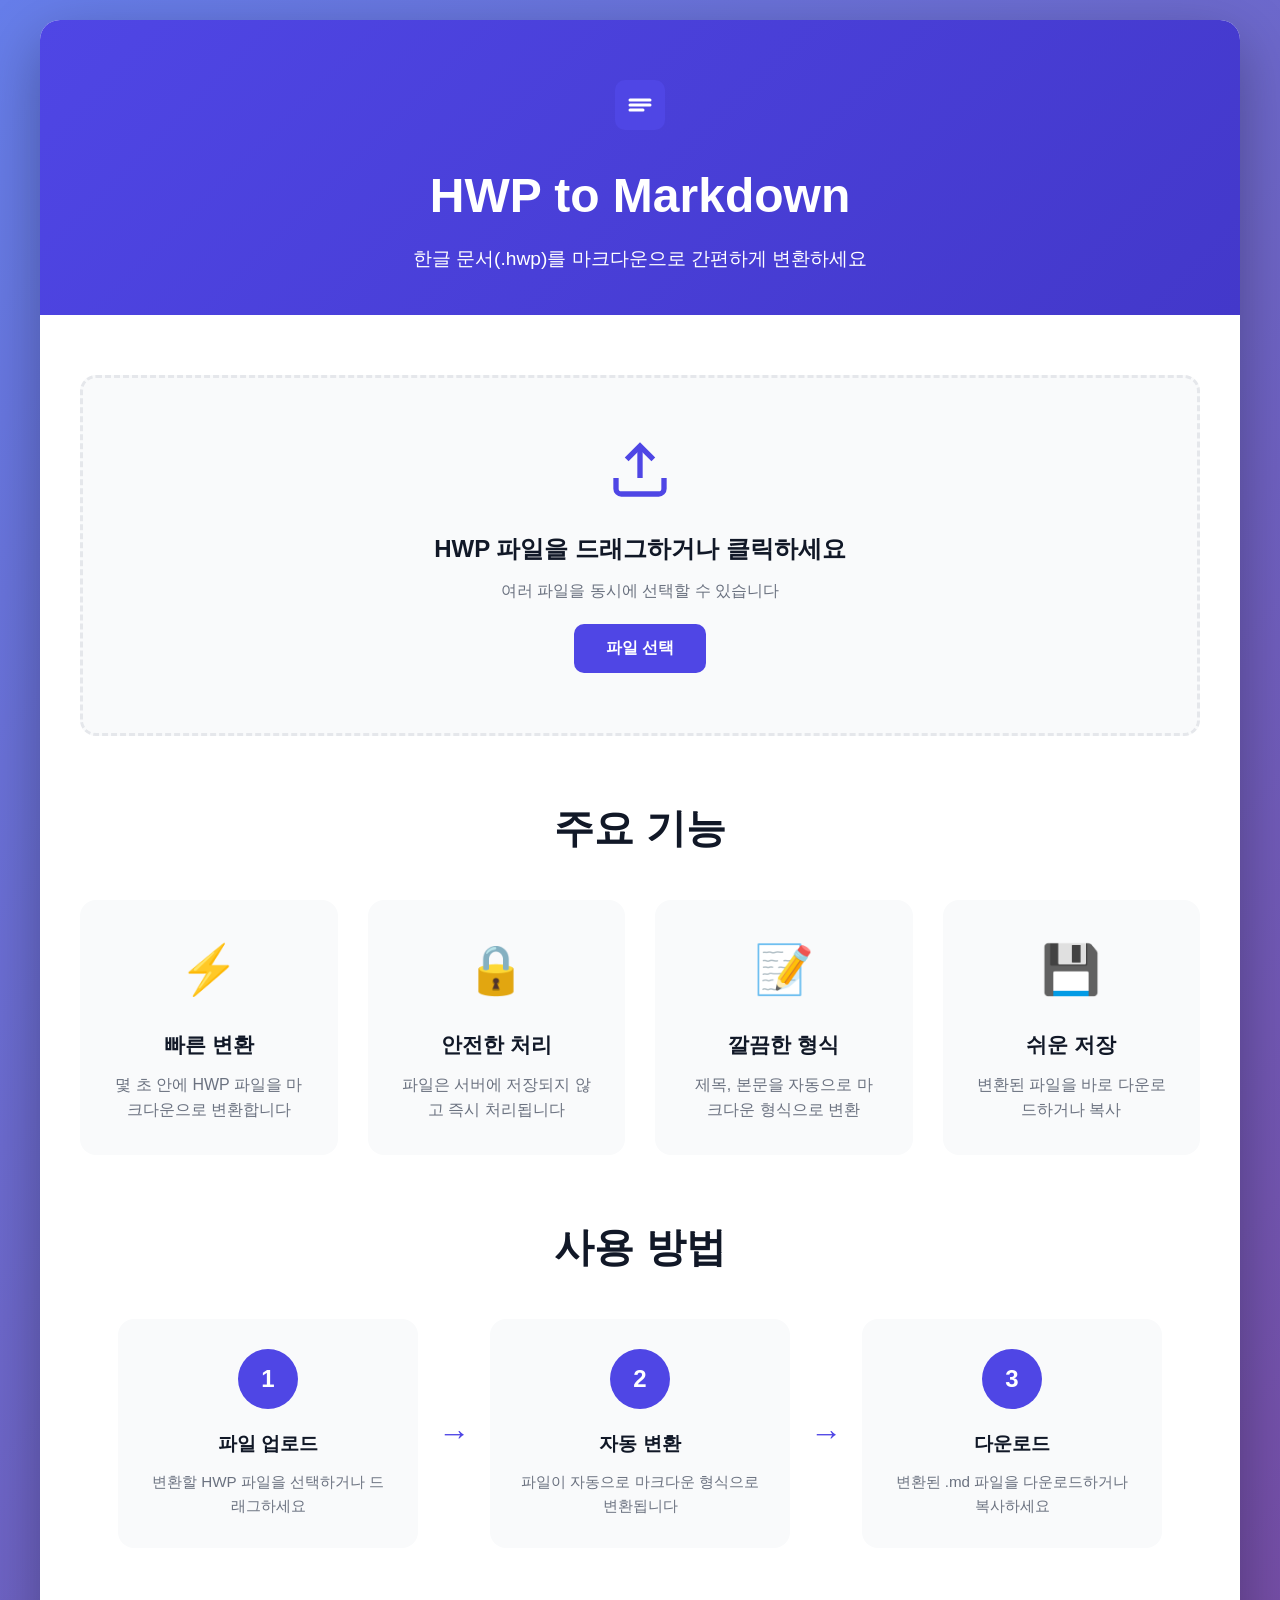
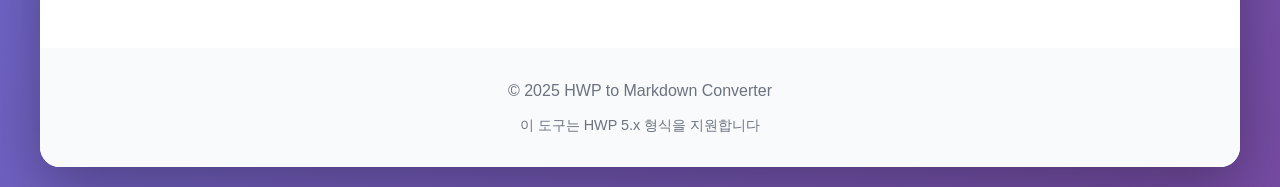
<file: index.html>
<!DOCTYPE html>
<html lang="ko">
<head>
    <meta charset="UTF-8">
    <meta name="viewport" content="width=device-width, initial-scale=1.0">
    <title>HWP to Markdown - 한글 문서를 마크다운으로</title>
    <link rel="stylesheet" href="style.css">
</head>
<body>
    <div class="container">
        <header>
            <div class="logo">
                <svg width="50" height="50" viewBox="0 0 50 50" fill="none" xmlns="http://www.w3.org/2000/svg">
                    <rect width="50" height="50" rx="10" fill="#4F46E5"/>
                    <path d="M15 20H35M15 25H35M15 30H28" stroke="white" stroke-width="3" stroke-linecap="round"/>
                </svg>
            </div>
            <h1>HWP to Markdown</h1>
            <p class="subtitle">한글 문서(.hwp)를 마크다운으로 간편하게 변환하세요</p>
        </header>

        <main>
            <div class="upload-section">
                <div class="upload-box" id="uploadBox">
                    <svg class="upload-icon" width="64" height="64" viewBox="0 0 24 24" fill="none" stroke="currentColor" stroke-width="2">
                        <path d="M21 15v4a2 2 0 0 1-2 2H5a2 2 0 0 1-2-2v-4"/>
                        <polyline points="17 8 12 3 7 8"/>
                        <line x1="12" y1="3" x2="12" y2="15"/>
                    </svg>
                    <h2>HWP 파일을 드래그하거나 클릭하세요</h2>
                    <p>여러 파일을 동시에 선택할 수 있습니다</p>
                    <input type="file" id="fileInput" accept=".hwp" multiple hidden>
                    <button class="btn-primary" onclick="document.getElementById('fileInput').click()">
                        파일 선택
                    </button>
                </div>

                <div class="file-info" id="fileInfo" style="display: none;">
                    <div class="file-details">
                        <svg width="40" height="40" viewBox="0 0 24 24" fill="none" stroke="#4F46E5" stroke-width="2">
                            <path d="M13 2H6a2 2 0 0 0-2 2v16a2 2 0 0 0 2 2h12a2 2 0 0 0 2-2V9z"/>
                            <polyline points="13 2 13 9 20 9"/>
                        </svg>
                        <div>
                            <p class="file-name" id="fileName"></p>
                            <p class="file-size" id="fileSize"></p>
                        </div>
                    </div>
                    <button class="btn-secondary" onclick="resetUpload()">다시 선택</button>
                </div>

                <div class="loading" id="loading" style="display: none;">
                    <div class="spinner"></div>
                    <p>변환 중...</p>
                </div>

                <div class="result-section" id="resultSection" style="display: none;">
                    <div class="result-header">
                        <h3>변환 완료!</h3>
                        <div class="result-actions">
                            <button class="btn-primary" onclick="downloadMarkdown()">
                                <svg width="20" height="20" viewBox="0 0 24 24" fill="none" stroke="currentColor" stroke-width="2">
                                    <path d="M21 15v4a2 2 0 0 1-2 2H5a2 2 0 0 1-2-2v-4"/>
                                    <polyline points="7 10 12 15 17 10"/>
                                    <line x1="12" y1="15" x2="12" y2="3"/>
                                </svg>
                                다운로드
                            </button>
                            <button class="btn-secondary" onclick="copyToClipboard()">
                                <svg width="20" height="20" viewBox="0 0 24 24" fill="none" stroke="currentColor" stroke-width="2">
                                    <rect x="9" y="9" width="13" height="13" rx="2" ry="2"/>
                                    <path d="M5 15H4a2 2 0 0 1-2-2V4a2 2 0 0 1 2-2h9a2 2 0 0 1 2 2v1"/>
                                </svg>
                                복사
                            </button>
                        </div>
                    </div>
                    <div class="preview-box">
                        <pre id="markdownPreview"></pre>
                    </div>
                </div>
            </div>

            <section class="features">
                <h2>주요 기능</h2>
                <div class="feature-grid">
                    <div class="feature-card">
                        <div class="feature-icon">⚡</div>
                        <h3>빠른 변환</h3>
                        <p>몇 초 안에 HWP 파일을 마크다운으로 변환합니다</p>
                    </div>
                    <div class="feature-card">
                        <div class="feature-icon">🔒</div>
                        <h3>안전한 처리</h3>
                        <p>파일은 서버에 저장되지 않고 즉시 처리됩니다</p>
                    </div>
                    <div class="feature-card">
                        <div class="feature-icon">📝</div>
                        <h3>깔끔한 형식</h3>
                        <p>제목, 본문을 자동으로 마크다운 형식으로 변환</p>
                    </div>
                    <div class="feature-card">
                        <div class="feature-icon">💾</div>
                        <h3>쉬운 저장</h3>
                        <p>변환된 파일을 바로 다운로드하거나 복사</p>
                    </div>
                </div>
            </section>

            <section class="how-to">
                <h2>사용 방법</h2>
                <div class="steps">
                    <div class="step">
                        <div class="step-number">1</div>
                        <h3>파일 업로드</h3>
                        <p>변환할 HWP 파일을 선택하거나 드래그하세요</p>
                    </div>
                    <div class="step-arrow">→</div>
                    <div class="step">
                        <div class="step-number">2</div>
                        <h3>자동 변환</h3>
                        <p>파일이 자동으로 마크다운 형식으로 변환됩니다</p>
                    </div>
                    <div class="step-arrow">→</div>
                    <div class="step">
                        <div class="step-number">3</div>
                        <h3>다운로드</h3>
                        <p>변환된 .md 파일을 다운로드하거나 복사하세요</p>
                    </div>
                </div>
            </section>
        </main>

        <footer>
            <p>© 2025 HWP to Markdown Converter</p>
            <p class="footer-note">이 도구는 HWP 5.x 형식을 지원합니다</p>
        </footer>
    </div>

    <div id="toast" class="toast"></div>

    <script src="hwp-parser.js"></script>
    <script src="script.js"></script>
</body>
</html>
</file>
<file: style.css>
* {
    margin: 0;
    padding: 0;
    box-sizing: border-box;
}

:root {
    --primary: #4F46E5;
    --primary-dark: #4338CA;
    --secondary: #10B981;
    --background: #F9FAFB;
    --surface: #FFFFFF;
    --text: #111827;
    --text-secondary: #6B7280;
    --border: #E5E7EB;
    --shadow: rgba(0, 0, 0, 0.1);
}

body {
    font-family: -apple-system, BlinkMacSystemFont, 'Segoe UI', 'Noto Sans KR', sans-serif;
    background: linear-gradient(135deg, #667eea 0%, #764ba2 100%);
    color: var(--text);
    line-height: 1.6;
    min-height: 100vh;
    padding: 20px;
}

.container {
    max-width: 1200px;
    margin: 0 auto;
    background: var(--surface);
    border-radius: 20px;
    box-shadow: 0 20px 60px rgba(0, 0, 0, 0.3);
    overflow: hidden;
}

header {
    text-align: center;
    padding: 60px 40px 40px;
    background: linear-gradient(135deg, var(--primary) 0%, var(--primary-dark) 100%);
    color: white;
}

.logo {
    display: inline-block;
    margin-bottom: 20px;
    animation: fadeInDown 0.6s ease-out;
}

header h1 {
    font-size: 3rem;
    font-weight: 700;
    margin-bottom: 10px;
    animation: fadeInDown 0.6s ease-out 0.1s both;
}

.subtitle {
    font-size: 1.2rem;
    opacity: 0.9;
    animation: fadeInDown 0.6s ease-out 0.2s both;
}

main {
    padding: 60px 40px;
}

.upload-section {
    margin-bottom: 60px;
}

.upload-box {
    border: 3px dashed var(--border);
    border-radius: 16px;
    padding: 60px 40px;
    text-align: center;
    background: var(--background);
    transition: all 0.3s ease;
    cursor: pointer;
}

.upload-box:hover {
    border-color: var(--primary);
    background: rgba(79, 70, 229, 0.05);
    transform: translateY(-2px);
}

.upload-box.drag-over {
    border-color: var(--primary);
    background: rgba(79, 70, 229, 0.1);
    transform: scale(1.02);
}

.upload-icon {
    color: var(--primary);
    margin-bottom: 20px;
    animation: bounce 2s infinite;
}

.upload-box h2 {
    font-size: 1.5rem;
    color: var(--text);
    margin-bottom: 10px;
}

.upload-box p {
    color: var(--text-secondary);
    margin-bottom: 20px;
}

.btn-primary,
.btn-secondary {
    padding: 14px 32px;
    border: none;
    border-radius: 10px;
    font-size: 1rem;
    font-weight: 600;
    cursor: pointer;
    transition: all 0.3s ease;
    display: inline-flex;
    align-items: center;
    gap: 8px;
}

.btn-primary {
    background: var(--primary);
    color: white;
}

.btn-primary:hover {
    background: var(--primary-dark);
    transform: translateY(-2px);
    box-shadow: 0 4px 12px rgba(79, 70, 229, 0.4);
}

.btn-secondary {
    background: var(--background);
    color: var(--text);
    border: 2px solid var(--border);
}

.btn-secondary:hover {
    border-color: var(--primary);
    color: var(--primary);
    transform: translateY(-2px);
}

.file-info {
    background: var(--background);
    border-radius: 16px;
    padding: 30px;
    display: flex;
    justify-content: space-between;
    align-items: center;
    margin: 20px 0;
    animation: fadeIn 0.3s ease-out;
}

.file-details {
    display: flex;
    align-items: center;
    gap: 20px;
}

.file-name {
    font-weight: 600;
    font-size: 1.1rem;
    color: var(--text);
}

.file-size {
    color: var(--text-secondary);
    font-size: 0.9rem;
}

.loading {
    text-align: center;
    padding: 40px;
    animation: fadeIn 0.3s ease-out;
}

.spinner {
    width: 50px;
    height: 50px;
    border: 4px solid var(--border);
    border-top: 4px solid var(--primary);
    border-radius: 50%;
    margin: 0 auto 20px;
    animation: spin 1s linear infinite;
}

.result-section {
    animation: fadeIn 0.5s ease-out;
}

.result-header {
    display: flex;
    justify-content: space-between;
    align-items: center;
    margin-bottom: 20px;
}

.result-header h3 {
    font-size: 1.5rem;
    color: var(--secondary);
}

.result-actions {
    display: flex;
    gap: 10px;
}

.preview-box {
    background: var(--background);
    border-radius: 12px;
    padding: 30px;
    max-height: 500px;
    overflow-y: auto;
    border: 1px solid var(--border);
}

.preview-box pre {
    white-space: pre-wrap;
    word-wrap: break-word;
    font-family: 'Monaco', 'Menlo', monospace;
    font-size: 0.95rem;
    line-height: 1.8;
    color: var(--text);
}

.features {
    margin-bottom: 60px;
}

.features h2,
.how-to h2 {
    text-align: center;
    font-size: 2.5rem;
    margin-bottom: 40px;
    color: var(--text);
}

.feature-grid {
    display: grid;
    grid-template-columns: repeat(auto-fit, minmax(250px, 1fr));
    gap: 30px;
}

.feature-card {
    background: var(--background);
    padding: 30px;
    border-radius: 16px;
    text-align: center;
    transition: all 0.3s ease;
    border: 2px solid transparent;
}

.feature-card:hover {
    transform: translateY(-5px);
    border-color: var(--primary);
    box-shadow: 0 10px 30px var(--shadow);
}

.feature-icon {
    font-size: 3rem;
    margin-bottom: 20px;
}

.feature-card h3 {
    font-size: 1.3rem;
    margin-bottom: 10px;
    color: var(--text);
}

.feature-card p {
    color: var(--text-secondary);
}

.how-to {
    margin-bottom: 40px;
}

.steps {
    display: flex;
    justify-content: center;
    align-items: center;
    gap: 20px;
    flex-wrap: wrap;
}

.step {
    background: var(--background);
    padding: 30px;
    border-radius: 16px;
    text-align: center;
    flex: 1;
    min-width: 200px;
    max-width: 300px;
    transition: all 0.3s ease;
}

.step:hover {
    transform: scale(1.05);
    box-shadow: 0 10px 30px var(--shadow);
}

.step-number {
    width: 60px;
    height: 60px;
    background: var(--primary);
    color: white;
    border-radius: 50%;
    display: flex;
    align-items: center;
    justify-content: center;
    font-size: 1.5rem;
    font-weight: 700;
    margin: 0 auto 20px;
}

.step h3 {
    font-size: 1.2rem;
    margin-bottom: 10px;
    color: var(--text);
}

.step p {
    color: var(--text-secondary);
    font-size: 0.95rem;
}

.step-arrow {
    font-size: 2rem;
    color: var(--primary);
    font-weight: 700;
}

footer {
    background: var(--background);
    padding: 30px;
    text-align: center;
    color: var(--text-secondary);
}

.footer-note {
    font-size: 0.9rem;
    margin-top: 10px;
}

.toast {
    position: fixed;
    bottom: 30px;
    right: 30px;
    background: var(--text);
    color: white;
    padding: 16px 24px;
    border-radius: 10px;
    box-shadow: 0 4px 12px var(--shadow);
    opacity: 0;
    transform: translateY(100px);
    transition: all 0.3s ease;
    z-index: 1000;
}

.toast.show {
    opacity: 1;
    transform: translateY(0);
}

@keyframes fadeIn {
    from {
        opacity: 0;
        transform: translateY(20px);
    }
    to {
        opacity: 1;
        transform: translateY(0);
    }
}

@keyframes fadeInDown {
    from {
        opacity: 0;
        transform: translateY(-30px);
    }
    to {
        opacity: 1;
        transform: translateY(0);
    }
}

@keyframes spin {
    to {
        transform: rotate(360deg);
    }
}

@keyframes bounce {
    0%, 100% {
        transform: translateY(0);
    }
    50% {
        transform: translateY(-10px);
    }
}

@media (max-width: 768px) {
    header h1 {
        font-size: 2rem;
    }

    .subtitle {
        font-size: 1rem;
    }

    main {
        padding: 40px 20px;
    }

    .upload-box {
        padding: 40px 20px;
    }

    .features h2,
    .how-to h2 {
        font-size: 2rem;
    }

    .step-arrow {
        display: none;
    }

    .result-header {
        flex-direction: column;
        gap: 20px;
        align-items: flex-start;
    }

    .result-actions {
        width: 100%;
        flex-direction: column;
    }

    .result-actions button {
        width: 100%;
        justify-content: center;
    }
}
</file>
